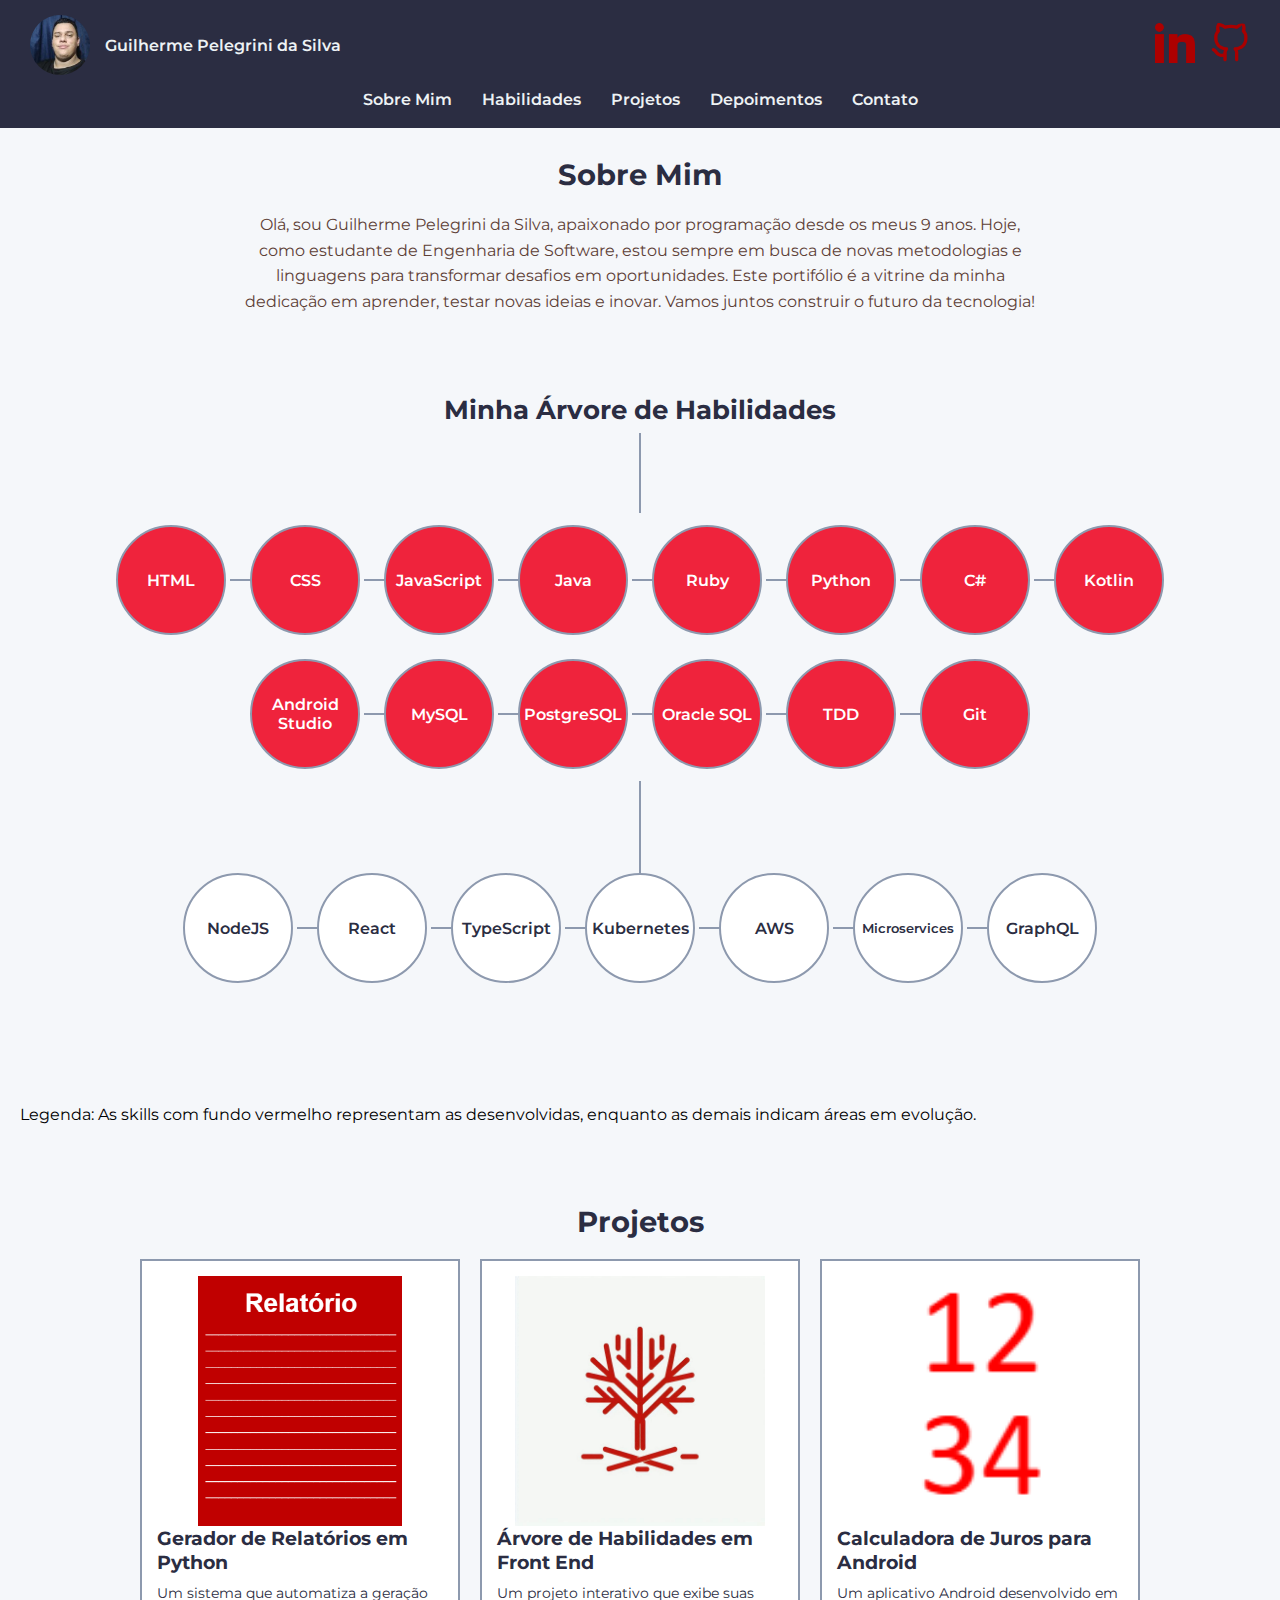
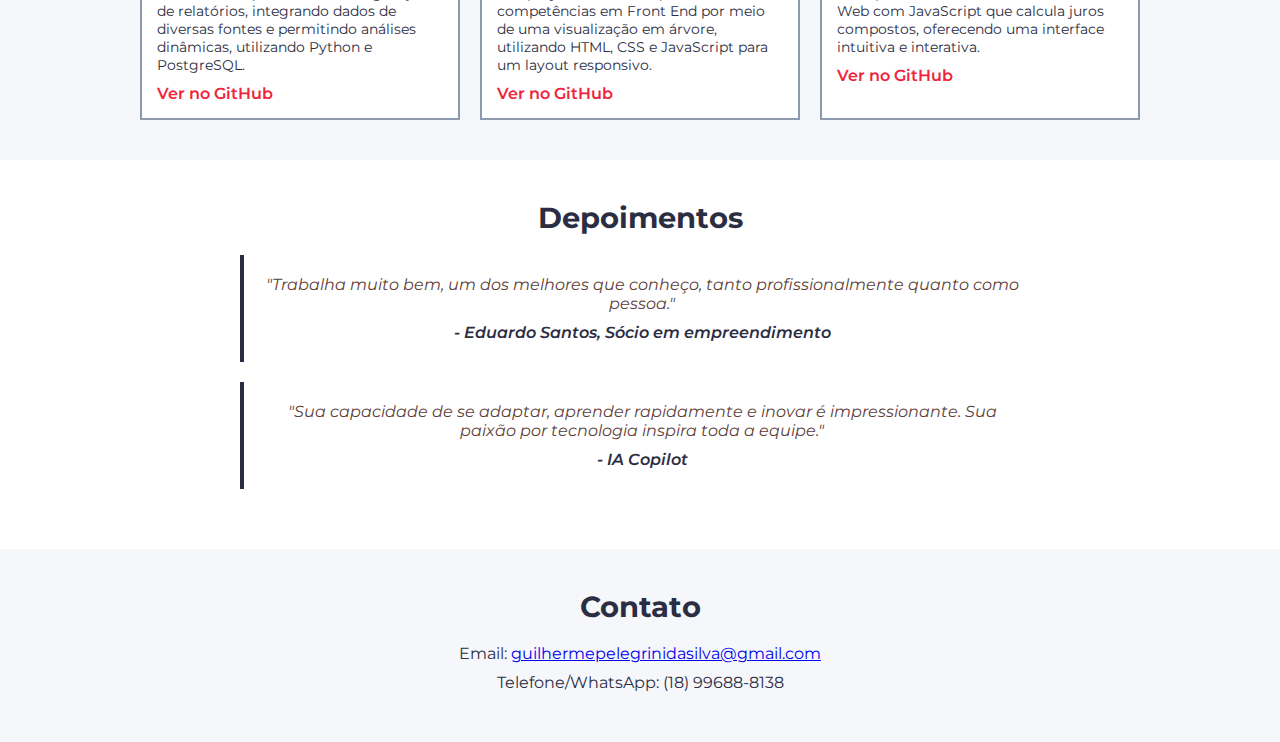
<file: arvoredehabilidades/index.html>
<!DOCTYPE html>
<html lang="en">
  <head>
    <meta charset="UTF-8" />
    <!-- Responsividade -->
    <meta name="viewport" content="width=device-width, initial-scale=1.0" />
    <title>Meu Portifólio</title>
    <!-- Link para o CSS externo -->
    <link rel="stylesheet" href="style.css" />
    <!-- Importa a fonte Montserrat do Google Fonts -->
    <link
      href="https://fonts.googleapis.com/css2?family=Montserrat:wght@400;600;700&display=swap"
      rel="stylesheet"
    />
  </head>
  <body>
    <!-- Cabeçalho: Top-header com foto, nome e redes sociais; barra de navegação fixa -->
    <header>
      <div class="top-header">
        <!-- Bloco esquerdo: foto e nome -->
        <div class="left">
          <img src="perfil-photo.jpg" id="photo" alt="Foto de Perfil" />
          <span class="name">Guilherme Pelegrini da Silva</span>
        </div>
        <!-- Bloco direito: links para redes sociais (LinkedIn e GitHub, por exemplo) -->
        <div class="right">
          <a href="https://www.linkedin.com/in/guilherme-pelegrini-da-silva-b77a042b5/">
            <img src="logo1.png" alt="LinkedIn" />
          </a>
          <a href="https://github.com/GuilhermePelegriniSilva">
            <img src="logo2.png" alt="GitHub" />
          </a>
        </div>
      </div>
      <!-- Barra de navegação fixa -->
      <nav>
        <ul>
          <li><a href="#sobre">Sobre Mim</a></li>
          <li><a href="#habilidades">Habilidades</a></li>
          <li><a href="#projetos">Projetos</a></li>
          <li><a href="#depoimentos">Depoimentos</a></li>
          <li><a href="#contato">Contato</a></li>
        </ul>
<br>
      </nav>
    </header>
<br><br><br>
    <!-- Seção: Sobre Mim -->
    <section id="sobre" class="sobre">
      <h2>Sobre Mim</h2>
      <p>
        Olá, sou Guilherme Pelegrini da Silva, apaixonado por programação desde os meus 9 anos. Hoje, como estudante de Engenharia de Software, estou sempre em busca de novas metodologias e linguagens para transformar desafios em oportunidades. Este portifólio é a vitrine da minha dedicação em aprender, testar novas ideias e inovar. Vamos juntos construir o futuro da tecnologia!
      </p>
    </section>

    <!-- Seção: Habilidades -->
    <section id="habilidades" class="habilidades">
      <h2 class="titulo-arvore">Minha Árvore de Habilidades</h2>
      <br><br><main class="arvore">
        <!-- Grupo de habilidades já desenvolvidas -->
        <div class="galho">
          <div class="skill active">HTML</div>
          <div class="skill active">CSS</div>
          <div class="skill active">JavaScript</div>
          <div class="skill active">Java</div>
          <div class="skill active">Ruby</div>
          <div class="skill active">Python</div>
          <div class="skill active">C#</div>
          <div class="skill active">Kotlin</div>
          <!-- Usando uma quebra de linha para centralizar "Android Studio" -->
          <div class="skill active">Android<br>Studio</div>
          <div class="skill active">MySQL</div>
          <div class="skill active">PostgreSQL</div>
          <div class="skill active">Oracle SQL</div>
          <div class="skill active">TDD</div>
          <div class="skill active">Git</div>
        </div>
        <!-- Grupo de habilidades em evolução/futuras -->
        <div class="galho future">
          <div class="skill">NodeJS</div>
          <div class="skill">React</div>
          <div class="skill">TypeScript</div>
          <div class="skill">Kubernetes</div>
          <div class="skill">AWS</div>
          <div class="skill">Microservices</div>
          <div class="skill">GraphQL</div>
        </div>
      </main>
      <!-- Legenda próxima à árvore de habilidades, centralizada e com fonte menor -->
      <div class="legenda">
        <p>
          Legenda: As skills com fundo vermelho representam as desenvolvidas, enquanto as demais indicam áreas em evolução.
        </p>
      </div>
    </section>

    <!-- Seção: Projetos -->
    <section id="projetos" class="projetos">
      <h2>Projetos</h2>
      <!-- Grid de projetos com imagens atualizadas conforme solicitado -->
      <div class="project-grid">
        <!-- Projeto 1: Gerador de Relatórios em Python -->
        <div class="project-card">
          <img src="relatoriopython.png" alt="Gerador de Relatórios em Python" />
          <h3>Gerador de Relatórios em Python</h3>
          <p>
            Um sistema que automatiza a geração de relatórios, integrando dados de diversas fontes e permitindo análises dinâmicas, utilizando Python e PostgreSQL.
          </p>
          <a href="https://github.com/GuilhermePelegriniSilva/MyRepository/blob/main/PythonUSP/relatoriopythonpdf.py" target="_blank">Ver no GitHub</a>
        </div>
        <!-- Projeto 2: Árvore de Habilidades em Front End -->
        <div class="project-card">
          <img src="fotoarvoredehabilidades.jpg" alt="Árvore de Habilidades em Front End" />
          <h3>Árvore de Habilidades em Front End</h3>
          <p>
            Um projeto interativo que exibe suas competências em Front End por meio de uma visualização em árvore, utilizando HTML, CSS e JavaScript para um layout responsivo.
          </p>
          <a href="https://github.com/GuilhermePelegriniSilva/MyRepository/blob/main/arvoredehabilidades/index.html" target="_blank">Ver no GitHub</a>
        </div>
        <!-- Projeto 3: Calculadora de Juros para Android -->
        <div class="project-card">
          <img src="imagemcalculadora.png" alt="Calculadora de Juros para Android" />
          <h3>Calculadora de Juros para Android</h3>
          <p>
            Um aplicativo Android desenvolvido em Web com JavaScript que calcula juros compostos, oferecendo uma interface intuitiva e interativa.
          </p>
          <a href="https://github.com/GuilhermePelegriniSilva/MyRepository/blob/main/calculadorajurosjs/indexcalculadoradejuros.html" target="_blank">Ver no GitHub</a>
        </div>
      </div>
    </section>

    <!-- Seção: Depoimentos -->
    <section id="depoimentos" class="depoimentos">
      <h2>Depoimentos</h2>
      <!-- Depoimento de Eduardo Santos -->
      <div class="testimonial">
        <p>
          "Trabalha muito bem, um dos melhores que conheço, tanto profissionalmente quanto como pessoa."
        </p>
        <span>- Eduardo Santos, Sócio em empreendimento</span>
      </div>
      <!-- Depoimento do Copilot (comentário genuíno da IA) -->
      <div class="testimonial">
        <p>
          "Sua capacidade de se adaptar, aprender rapidamente e inovar é impressionante. Sua paixão por tecnologia inspira toda a equipe."
        </p>
        <span>- IA Copilot</span>
      </div>
    </section>

    <!-- Seção: Contato -->
    <section id="contato" class="contato">
      <h2>Contato</h2>
      <p>Email: <a href="mailto:guilhermepelegrinidasilva@gmail.com">guilhermepelegrinidasilva@gmail.com</a></p>
      <p>Telefone/WhatsApp: (18) 99688-8138</p>
    </section>

    <!-- Script para detectar a primeira skill de cada linha e evitar conectores "avulsos" -->
    <script>
      document.addEventListener("DOMContentLoaded", function () {
        // Para cada grupo de skills (galho), detectar onde inicia uma nova linha
        document.querySelectorAll(".galho").forEach(function (galho) {
          let rows = [];
          let skills = Array.from(galho.querySelectorAll(".skill"));
          skills.forEach(function (skill) {
            let top = Math.round(skill.getBoundingClientRect().top);
            if (rows.length === 0 || Math.abs(top - rows[rows.length - 1]) > 5) {
              rows.push(top);
              skill.classList.add("first-in-row");
            }
          });
        });
      });
    </script>
  </body>
</html>
</file>
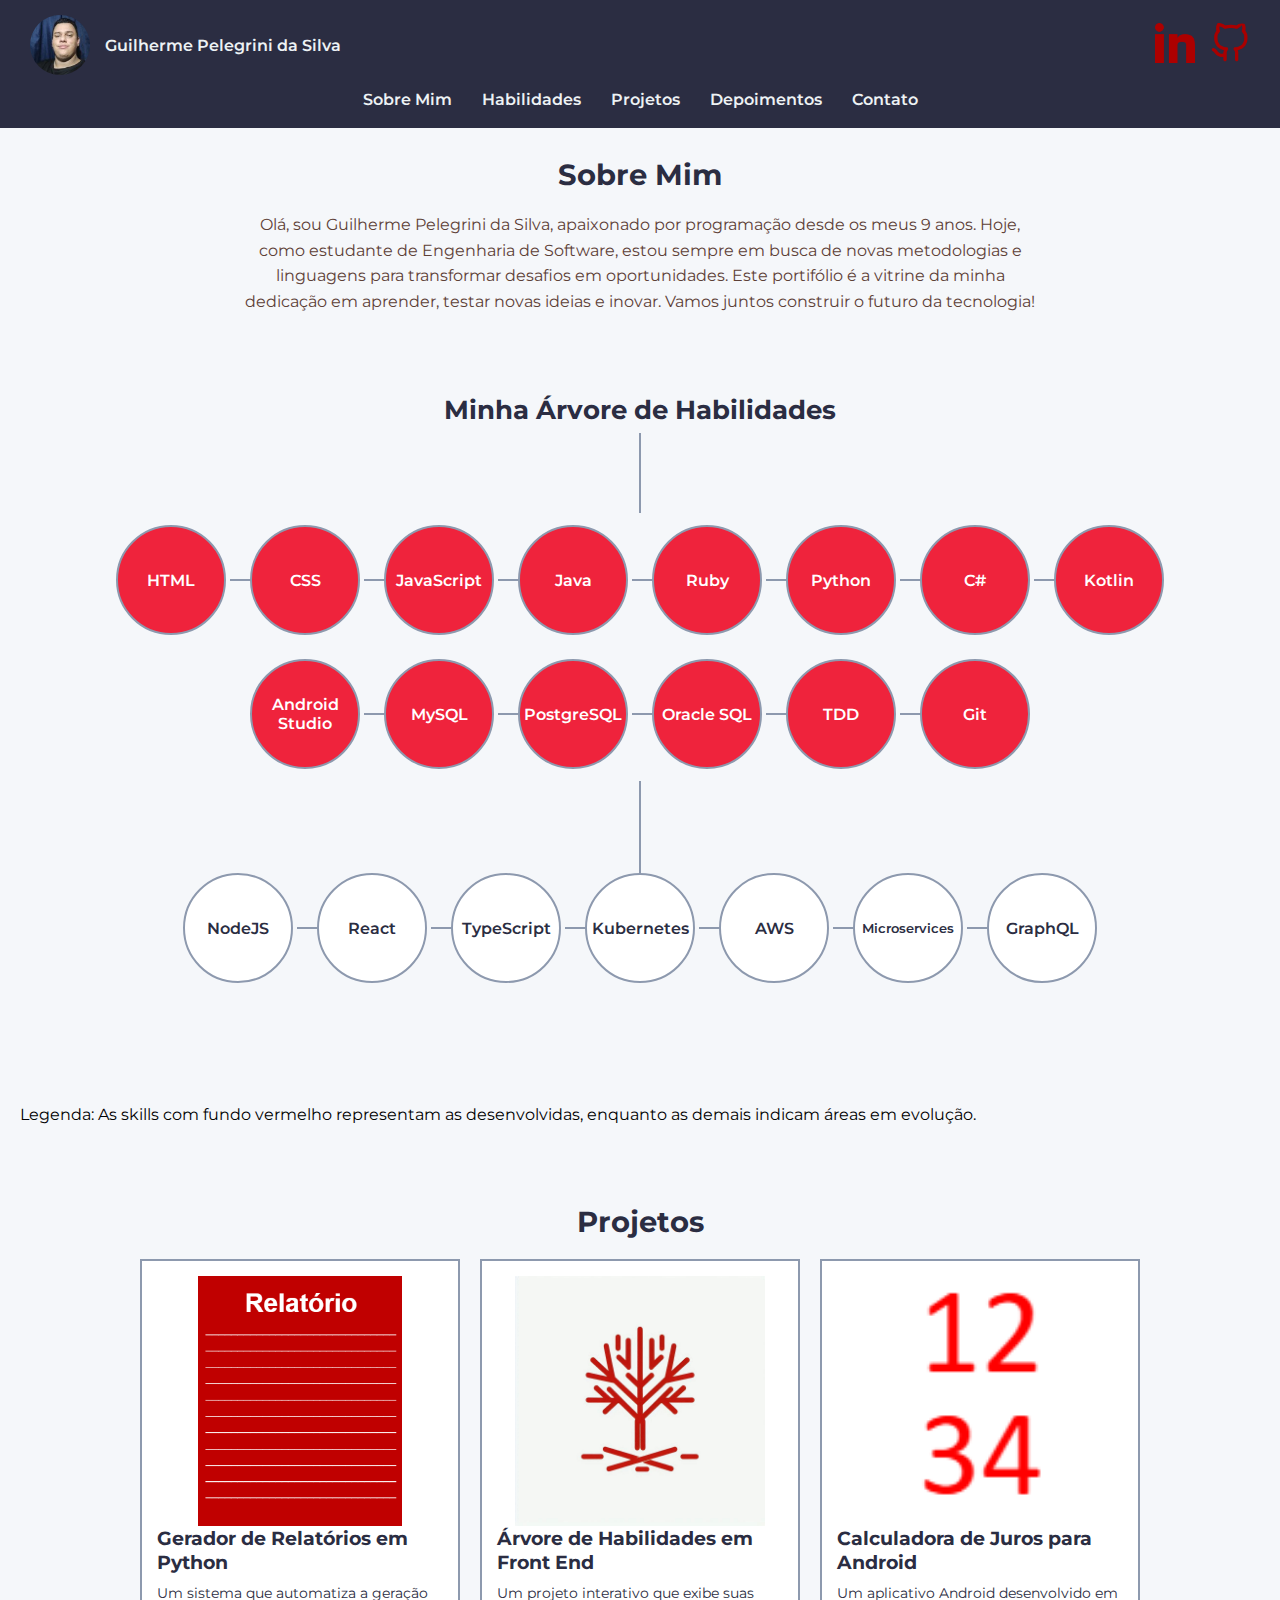
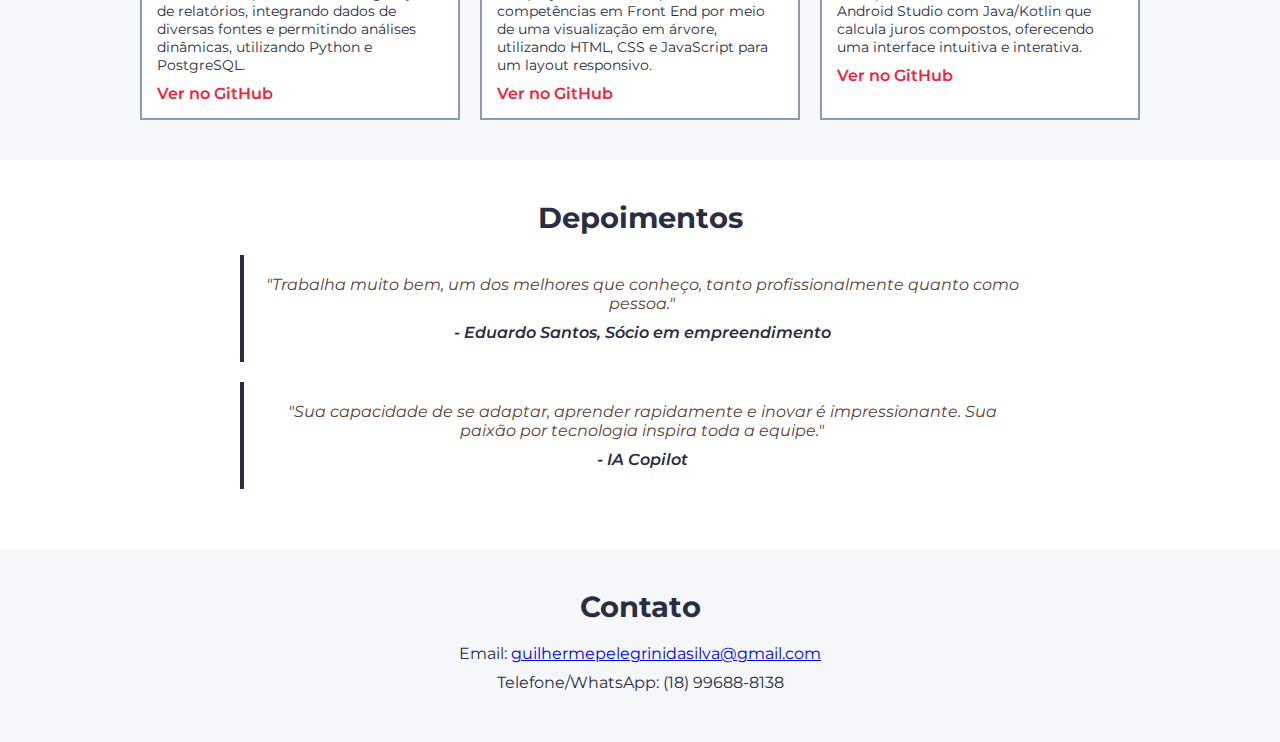
<file: portifolio/index.html>
<!DOCTYPE html>
<html lang="en">
  <head>
    <meta charset="UTF-8" />
    <!-- Responsividade -->
    <meta name="viewport" content="width=device-width, initial-scale=1.0" />
    <title>Meu Portifólio</title>
    <!-- Link para o CSS externo -->
    <link rel="stylesheet" href="style.css" />
    <!-- Importa a fonte Montserrat do Google Fonts -->
    <link
      href="https://fonts.googleapis.com/css2?family=Montserrat:wght@400;600;700&display=swap"
      rel="stylesheet"
    />
  </head>
  <body>
    <!-- Cabeçalho: Top-header com foto, nome e redes sociais; barra de navegação fixa -->
    <header>
      <div class="top-header">
        <!-- Bloco esquerdo: foto e nome -->
        <div class="left">
          <img src="perfil-photo.jpg" id="photo" alt="Foto de Perfil" />
          <span class="name">Guilherme Pelegrini da Silva</span>
        </div>
        <!-- Bloco direito: links para redes sociais (LinkedIn e GitHub, por exemplo) -->
        <div class="right">
          <a href="https://www.linkedin.com/in/guilherme-pelegrini-da-silva-b77a042b5/">
            <img src="logo1.png" alt="LinkedIn" />
          </a>
          <a href="https://github.com/GuilhermePelegriniSilva">
            <img src="logo2.png" alt="GitHub" />
          </a>
        </div>
      </div>
      <!-- Barra de navegação fixa -->
      <nav>
        <ul>
          <li><a href="#sobre">Sobre Mim</a></li>
          <li><a href="#habilidades">Habilidades</a></li>
          <li><a href="#projetos">Projetos</a></li>
          <li><a href="#depoimentos">Depoimentos</a></li>
          <li><a href="#contato">Contato</a></li>
        </ul>
<br>
      </nav>
    </header>
<br><br><br>
    <!-- Seção: Sobre Mim -->
    <section id="sobre" class="sobre">
      <h2>Sobre Mim</h2>
      <p>
        Olá, sou Guilherme Pelegrini da Silva, apaixonado por programação desde os meus 9 anos. Hoje, como estudante de Engenharia de Software, estou sempre em busca de novas metodologias e linguagens para transformar desafios em oportunidades. Este portifólio é a vitrine da minha dedicação em aprender, testar novas ideias e inovar. Vamos juntos construir o futuro da tecnologia!
      </p>
    </section>

    <!-- Seção: Habilidades -->
    <section id="habilidades" class="habilidades">
      <h2 class="titulo-arvore">Minha Árvore de Habilidades</h2>
      <br><br><main class="arvore">
        <!-- Grupo de habilidades já desenvolvidas -->
        <div class="galho">
          <div class="skill active">HTML</div>
          <div class="skill active">CSS</div>
          <div class="skill active">JavaScript</div>
          <div class="skill active">Java</div>
          <div class="skill active">Ruby</div>
          <div class="skill active">Python</div>
          <div class="skill active">C#</div>
          <div class="skill active">Kotlin</div>
          <!-- Usando uma quebra de linha para centralizar "Android Studio" -->
          <div class="skill active">Android<br>Studio</div>
          <div class="skill active">MySQL</div>
          <div class="skill active">PostgreSQL</div>
          <div class="skill active">Oracle SQL</div>
          <div class="skill active">TDD</div>
          <div class="skill active">Git</div>
        </div>
        <!-- Grupo de habilidades em evolução/futuras -->
        <div class="galho future">
          <div class="skill">NodeJS</div>
          <div class="skill">React</div>
          <div class="skill">TypeScript</div>
          <div class="skill">Kubernetes</div>
          <div class="skill">AWS</div>
          <div class="skill">Microservices</div>
          <div class="skill">GraphQL</div>
        </div>
      </main>
      <!-- Legenda próxima à árvore de habilidades, centralizada e com fonte menor -->
      <div class="legenda">
        <p>
          Legenda: As skills com fundo vermelho representam as desenvolvidas, enquanto as demais indicam áreas em evolução.
        </p>
      </div>
    </section>

    <!-- Seção: Projetos -->
    <section id="projetos" class="projetos">
      <h2>Projetos</h2>
      <!-- Grid de projetos com imagens atualizadas conforme solicitado -->
      <div class="project-grid">
        <!-- Projeto 1: Gerador de Relatórios em Python -->
        <div class="project-card">
          <img src="relatoriopython.png" alt="Gerador de Relatórios em Python" />
          <h3>Gerador de Relatórios em Python</h3>
          <p>
            Um sistema que automatiza a geração de relatórios, integrando dados de diversas fontes e permitindo análises dinâmicas, utilizando Python e PostgreSQL.
          </p>
          <a href="https://github.com/seuusuario/gerador-relatorios" target="_blank">Ver no GitHub</a>
        </div>
        <!-- Projeto 2: Árvore de Habilidades em Front End -->
        <div class="project-card">
          <img src="fotoarvoredehabilidades.jpg" alt="Árvore de Habilidades em Front End" />
          <h3>Árvore de Habilidades em Front End</h3>
          <p>
            Um projeto interativo que exibe suas competências em Front End por meio de uma visualização em árvore, utilizando HTML, CSS e JavaScript para um layout responsivo.
          </p>
          <a href="https://github.com/seuusuario/arvore-front-end" target="_blank">Ver no GitHub</a>
        </div>
        <!-- Projeto 3: Calculadora de Juros para Android -->
        <div class="project-card">
          <img src="imagemcalculadora.png" alt="Calculadora de Juros para Android" />
          <h3>Calculadora de Juros para Android</h3>
          <p>
            Um aplicativo Android desenvolvido em Android Studio com Java/Kotlin que calcula juros compostos, oferecendo uma interface intuitiva e interativa.
          </p>
          <a href="https://github.com/seuusuario/calculadora-juros" target="_blank">Ver no GitHub</a>
        </div>
      </div>
    </section>

    <!-- Seção: Depoimentos -->
    <section id="depoimentos" class="depoimentos">
      <h2>Depoimentos</h2>
      <!-- Depoimento de Eduardo Santos -->
      <div class="testimonial">
        <p>
          "Trabalha muito bem, um dos melhores que conheço, tanto profissionalmente quanto como pessoa."
        </p>
        <span>- Eduardo Santos, Sócio em empreendimento</span>
      </div>
      <!-- Depoimento do Copilot (comentário genuíno da IA) -->
      <div class="testimonial">
        <p>
          "Sua capacidade de se adaptar, aprender rapidamente e inovar é impressionante. Sua paixão por tecnologia inspira toda a equipe."
        </p>
        <span>- IA Copilot</span>
      </div>
    </section>

    <!-- Seção: Contato -->
    <section id="contato" class="contato">
      <h2>Contato</h2>
      <p>Email: <a href="mailto:guilhermepelegrinidasilva@gmail.com">guilhermepelegrinidasilva@gmail.com</a></p>
      <p>Telefone/WhatsApp: (18) 99688-8138</p>
    </section>

    <!-- Script para detectar a primeira skill de cada linha e evitar conectores "avulsos" -->
    <script>
      document.addEventListener("DOMContentLoaded", function () {
        // Para cada grupo de skills (galho), detectar onde inicia uma nova linha
        document.querySelectorAll(".galho").forEach(function (galho) {
          let rows = [];
          let skills = Array.from(galho.querySelectorAll(".skill"));
          skills.forEach(function (skill) {
            let top = Math.round(skill.getBoundingClientRect().top);
            if (rows.length === 0 || Math.abs(top - rows[rows.length - 1]) > 5) {
              rows.push(top);
              skill.classList.add("first-in-row");
            }
          });
        });
      });
    </script>
  </body>
</html>
</file>
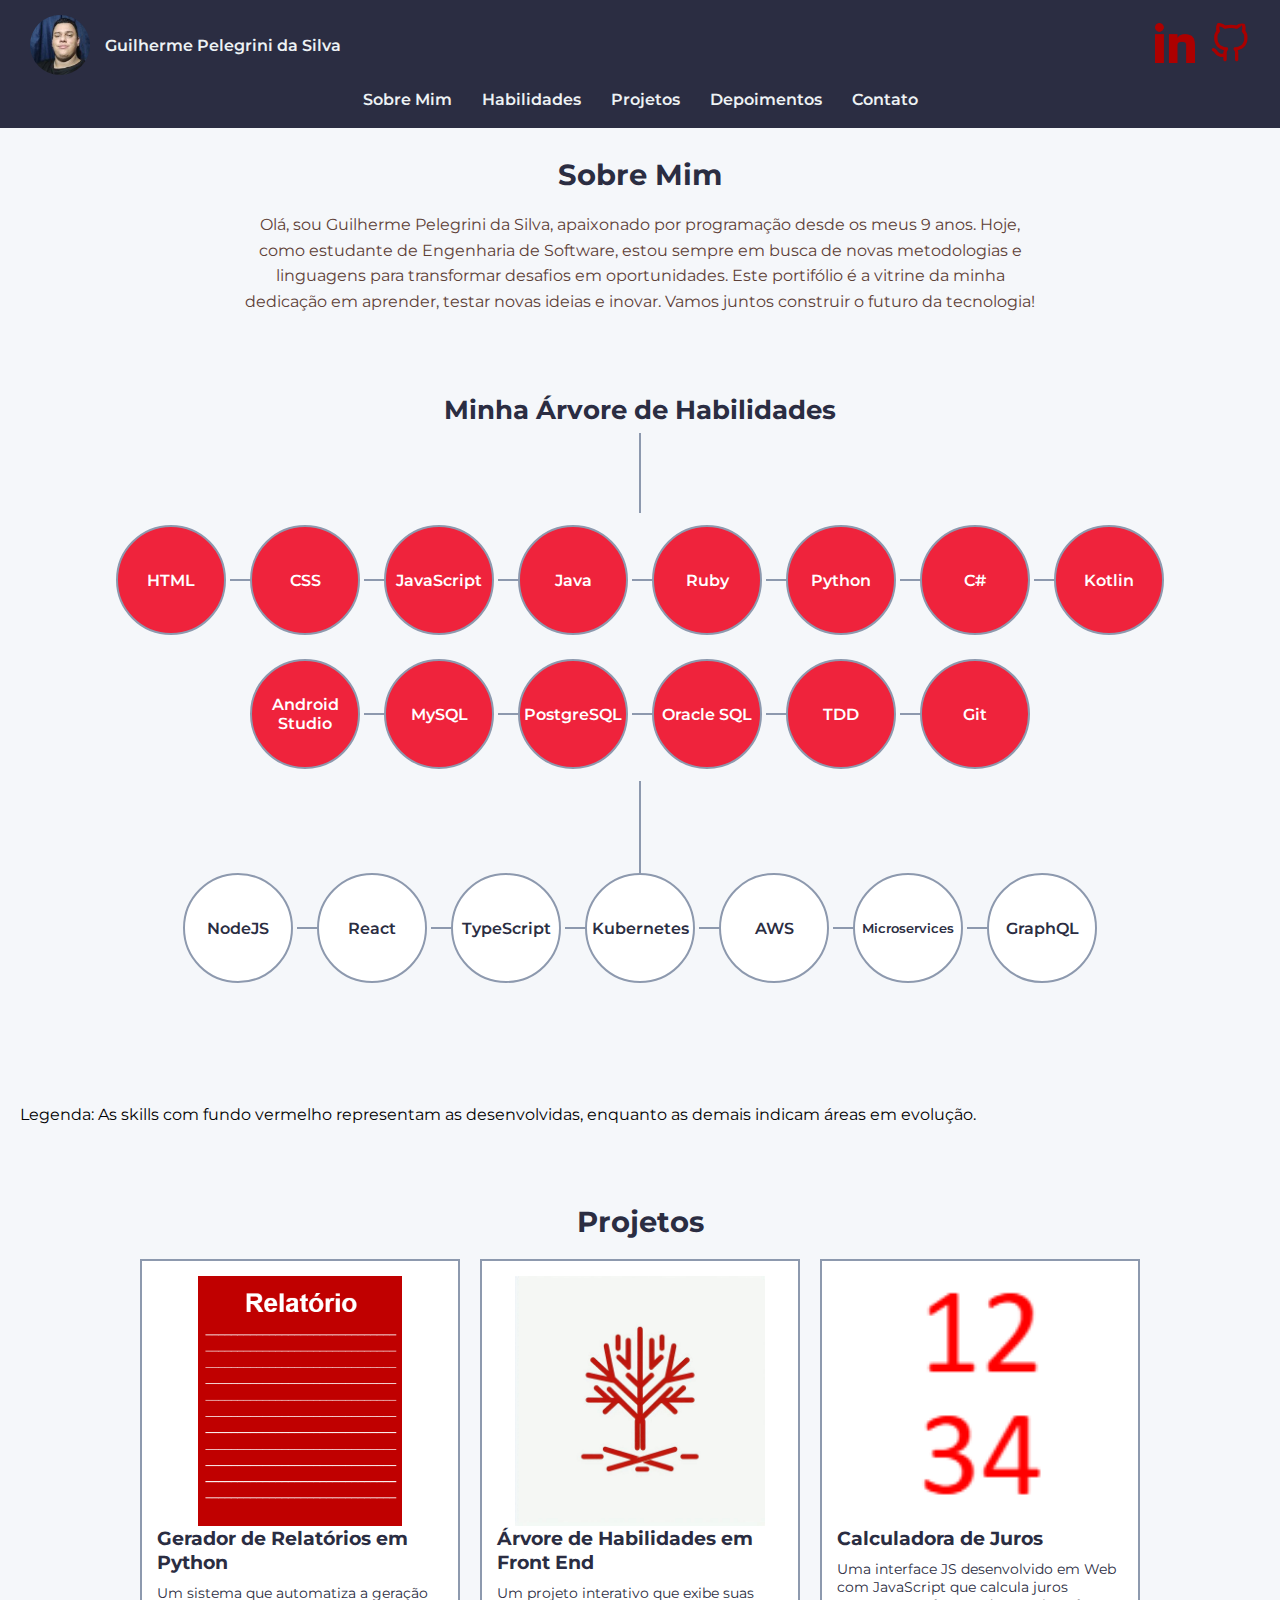
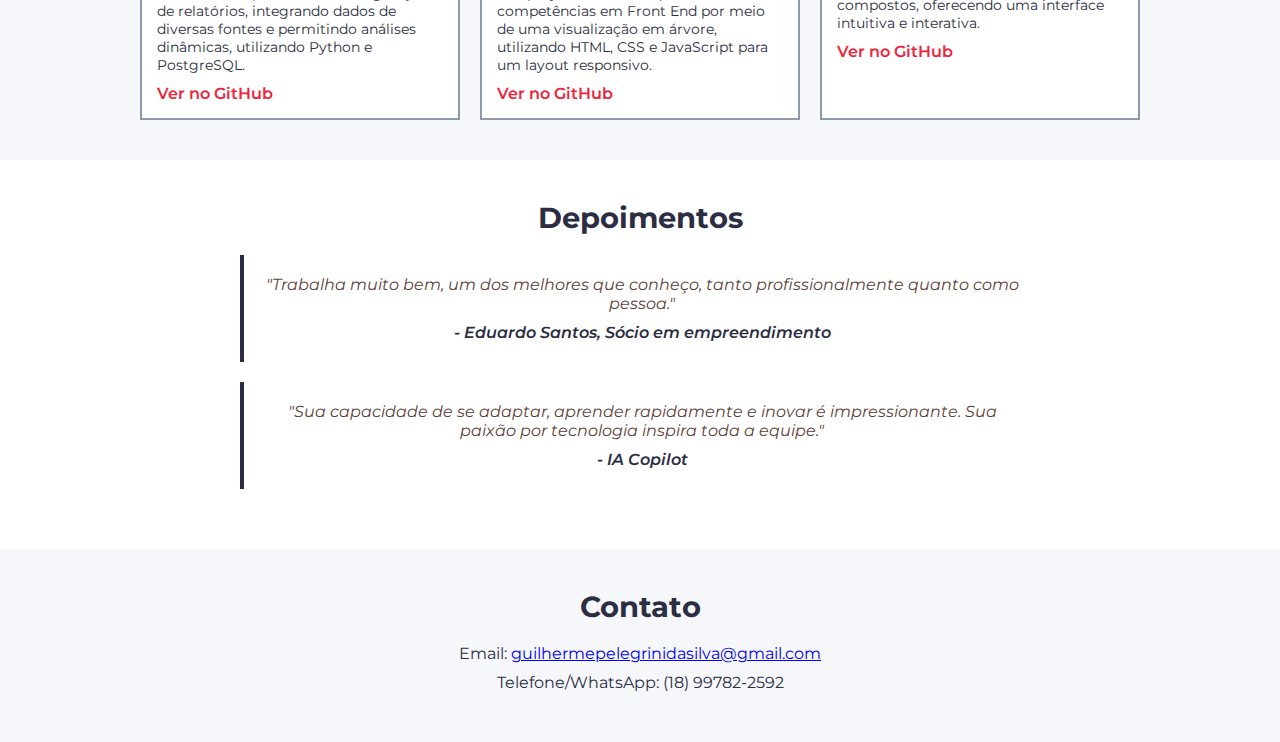
<file: projects/arvoredehabilidades/index.html>
<!DOCTYPE html>
<html lang="en">
  <head>
    <meta charset="UTF-8" />
    <!-- Responsividade -->
    <meta name="viewport" content="width=device-width, initial-scale=1.0" />
    <title>Meu Portifólio</title>
    <!-- Link para o CSS externo -->
    <link rel="stylesheet" href="style.css" />
    <!-- Importa a fonte Montserrat do Google Fonts -->
    <link
      href="https://fonts.googleapis.com/css2?family=Montserrat:wght@400;600;700&display=swap"
      rel="stylesheet"
    />
  </head>
  <body>
    <!-- Cabeçalho: Top-header com foto, nome e redes sociais; barra de navegação fixa -->
    <header>
      <div class="top-header">
        <!-- Bloco esquerdo: foto e nome -->
        <div class="left">
          <img src="perfil-photo.jpg" id="photo" alt="Foto de Perfil" />
          <span class="name">Guilherme Pelegrini da Silva</span>
        </div>
        <!-- Bloco direito: links para redes sociais (LinkedIn e GitHub, por exemplo) -->
        <div class="right">
          <a href="https://www.linkedin.com/in/guilherme-pelegrini-da-silva-b77a042b5/">
            <img src="logo1.png" alt="LinkedIn" />
          </a>
          <a href="https://github.com/GuilhermePelegriniSilva">
            <img src="logo2.png" alt="GitHub" />
          </a>
        </div>
      </div>
      <!-- Barra de navegação fixa -->
      <nav>
        <ul>
          <li><a href="#sobre">Sobre Mim</a></li>
          <li><a href="#habilidades">Habilidades</a></li>
          <li><a href="#projetos">Projetos</a></li>
          <li><a href="#depoimentos">Depoimentos</a></li>
          <li><a href="#contato">Contato</a></li>
        </ul>
<br>
      </nav>
    </header>
<br><br><br>
    <!-- Seção: Sobre Mim -->
    <section id="sobre" class="sobre">
      <h2>Sobre Mim</h2>
      <p>
        Olá, sou Guilherme Pelegrini da Silva, apaixonado por programação desde os meus 9 anos. Hoje, como estudante de Engenharia de Software, estou sempre em busca de novas metodologias e linguagens para transformar desafios em oportunidades. Este portifólio é a vitrine da minha dedicação em aprender, testar novas ideias e inovar. Vamos juntos construir o futuro da tecnologia!
      </p>
    </section>

    <!-- Seção: Habilidades -->
    <section id="habilidades" class="habilidades">
      <h2 class="titulo-arvore">Minha Árvore de Habilidades</h2>
      <br><br><main class="arvore">
        <!-- Grupo de habilidades já desenvolvidas -->
        <div class="galho">
          <div class="skill active">HTML</div>
          <div class="skill active">CSS</div>
          <div class="skill active">JavaScript</div>
          <div class="skill active">Java</div>
          <div class="skill active">Ruby</div>
          <div class="skill active">Python</div>
          <div class="skill active">C#</div>
          <div class="skill active">Kotlin</div>
          <!-- Usando uma quebra de linha para centralizar "Android Studio" -->
          <div class="skill active">Android<br>Studio</div>
          <div class="skill active">MySQL</div>
          <div class="skill active">PostgreSQL</div>
          <div class="skill active">Oracle SQL</div>
          <div class="skill active">TDD</div>
          <div class="skill active">Git</div>
        </div>
        <!-- Grupo de habilidades em evolução/futuras -->
        <div class="galho future">
          <div class="skill">NodeJS</div>
          <div class="skill">React</div>
          <div class="skill">TypeScript</div>
          <div class="skill">Kubernetes</div>
          <div class="skill">AWS</div>
          <div class="skill">Microservices</div>
          <div class="skill">GraphQL</div>
        </div>
      </main>
      <!-- Legenda próxima à árvore de habilidades, centralizada e com fonte menor -->
      <div class="legenda">
        <p>
          Legenda: As skills com fundo vermelho representam as desenvolvidas, enquanto as demais indicam áreas em evolução.
        </p>
      </div>
    </section>

    <!-- Seção: Projetos -->
    <section id="projetos" class="projetos">
      <h2>Projetos</h2>
      <!-- Grid de projetos com imagens atualizadas conforme solicitado -->
      <div class="project-grid">
        <!-- Projeto 1: Gerador de Relatórios em Python -->
        <div class="project-card">
          <img src="relatoriopython.png" alt="Gerador de Relatórios em Python" />
          <h3>Gerador de Relatórios em Python</h3>
          <p>
            Um sistema que automatiza a geração de relatórios, integrando dados de diversas fontes e permitindo análises dinâmicas, utilizando Python e PostgreSQL.
          </p>
          <a href="https://github.com/GuilhermePelegriniSilva/MyRepository/blob/main/courses/relatoriopythonpdf.py" target="_blank">Ver no GitHub</a>
        </div>
        <!-- Projeto 2: Árvore de Habilidades em Front End -->
        <div class="project-card">
          <img src="fotoarvoredehabilidades.jpg" alt="Árvore de Habilidades em Front End" />
          <h3>Árvore de Habilidades em Front End</h3>
          <p>
            Um projeto interativo que exibe suas competências em Front End por meio de uma visualização em árvore, utilizando HTML, CSS e JavaScript para um layout responsivo.
          </p>
          <a href="https://github.com/GuilhermePelegriniSilva/MyRepository/blob/main/projects/arvoredehabilidades/index.html" target="_blank">Ver no GitHub</a>
        </div>
        <!-- Projeto 3: Calculadora de Juros para Android -->
        <div class="project-card">
          <img src="imagemcalculadora.png" alt="Calculadora de Juros para Android" />
          <h3>Calculadora de Juros</h3>
          <p>
            Uma interface JS desenvolvido em Web com JavaScript que calcula juros compostos, oferecendo uma interface intuitiva e interativa.
          </p>
          <a href="https://github.com/GuilhermePelegriniSilva/MyRepository/blob/main/projects/calculadorajurosjs/indexcalculadoradejuros.html" target="_blank">Ver no GitHub</a>
        </div>
      </div>
    </section>

    <!-- Seção: Depoimentos -->
    <section id="depoimentos" class="depoimentos">
      <h2>Depoimentos</h2>
      <!-- Depoimento de Eduardo Santos -->
      <div class="testimonial">
        <p>
          "Trabalha muito bem, um dos melhores que conheço, tanto profissionalmente quanto como pessoa."
        </p>
        <span>- Eduardo Santos, Sócio em empreendimento</span>
      </div>
      <!-- Depoimento do Copilot (comentário genuíno da IA) -->
      <div class="testimonial">
        <p>
          "Sua capacidade de se adaptar, aprender rapidamente e inovar é impressionante. Sua paixão por tecnologia inspira toda a equipe."
        </p>
        <span>- IA Copilot</span>
      </div>
    </section>

    <!-- Seção: Contato -->
    <section id="contato" class="contato">
      <h2>Contato</h2>
      <p>Email: <a href="mailto:guilhermepelegrinidasilva@gmail.com">guilhermepelegrinidasilva@gmail.com</a></p>
      <p>Telefone/WhatsApp: (18) 99782-2592</p>
    </section>

    <!-- Script para detectar a primeira skill de cada linha e evitar conectores "avulsos" -->
    <script>
      document.addEventListener("DOMContentLoaded", function () {
        // Para cada grupo de skills (galho), detectar onde inicia uma nova linha
        document.querySelectorAll(".galho").forEach(function (galho) {
          let rows = [];
          let skills = Array.from(galho.querySelectorAll(".skill"));
          skills.forEach(function (skill) {
            let top = Math.round(skill.getBoundingClientRect().top);
            if (rows.length === 0 || Math.abs(top - rows[rows.length - 1]) > 5) {
              rows.push(top);
              skill.classList.add("first-in-row");
            }
          });
        });
      });
    </script>
  </body>
</html>
</file>
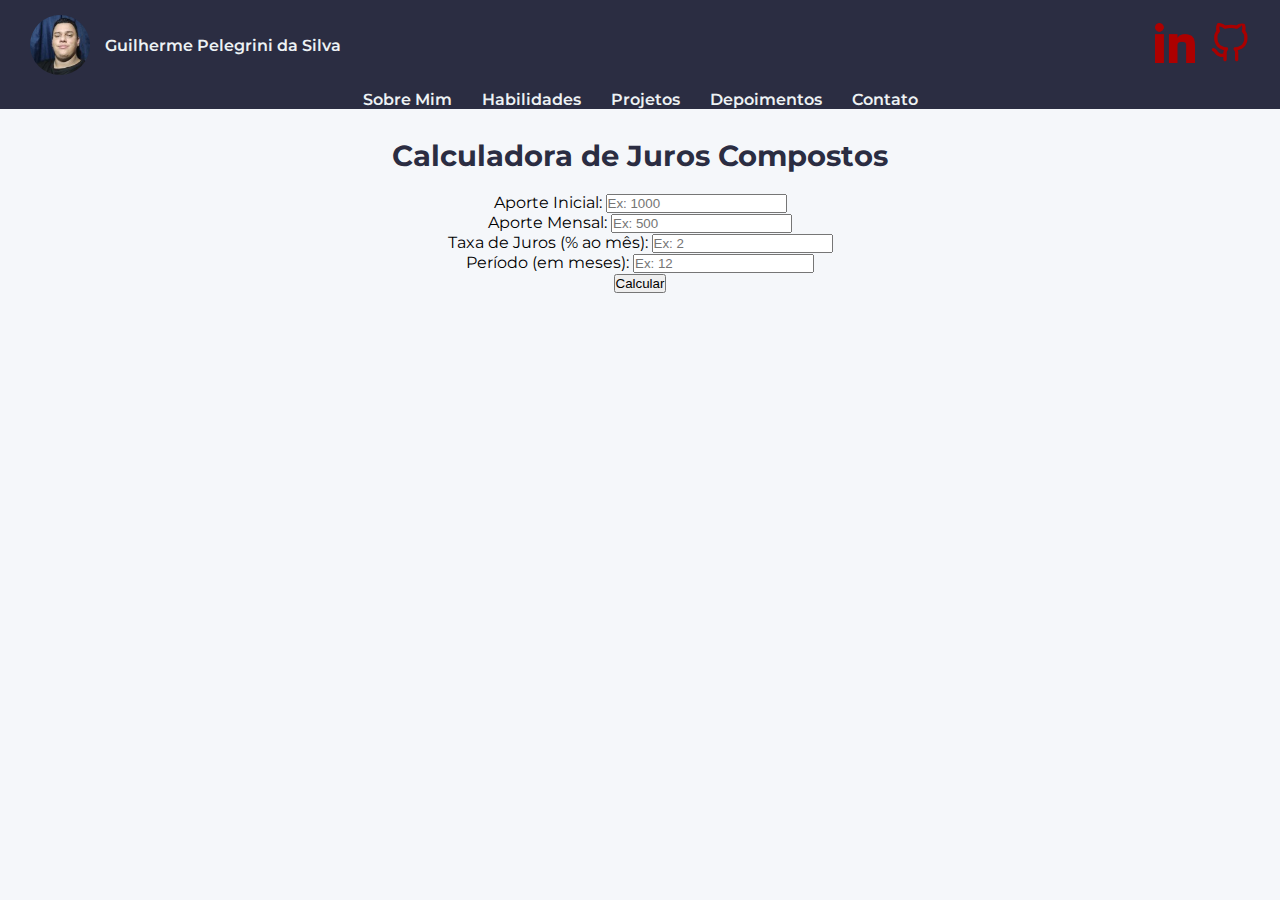
<file: calculadorajurosjs/indexcalculadoradejuros.html>
<!DOCTYPE html>
<html lang="en">
  <head>
    <meta charset="UTF-8" />
    <meta name="viewport" content="width=device-width, initial-scale=1.0" />
    <title>Calculadora de Juros</title>
    <link rel="stylesheet" href="style.css" />
    <link
      href="https://fonts.googleapis.com/css2?family=Montserrat:wght@400;600;700&display=swap"
      rel="stylesheet"
    />
  </head>
  <body>
    <header>
      <div class="top-header">
        <div class="left">
          <img src="perfil-photo.jpg" id="photo" alt="Foto de Perfil" />
          <span class="name">Guilherme Pelegrini da Silva</span>
        </div>
        <div class="right">
          <a href="https://www.linkedin.com/in/guilherme-pelegrini-da-silva-b77a042b5/">
            <img src="logo1.png" alt="LinkedIn" />
          </a>
          <a href="https://github.com/GuilhermePelegriniSilva">
            <img src="logo2.png" alt="GitHub" />
          </a>
        </div>
      </div>
      <nav>
        <ul>
          <li><a href="#sobre">Sobre Mim</a></li>
          <li><a href="#habilidades">Habilidades</a></li>
          <li><a href="#projetos">Projetos</a></li>
          <li><a href="#depoimentos">Depoimentos</a></li>
          <li><a href="#contato">Contato</a></li>
        </ul>
      </nav>
    </header>

    <main class="calculadora">
      <section id="calculadora" class="sobre">
        <br><br><h2>Calculadora de Juros Compostos</h2>
        <form id="calc-form">
          <label>
            Aporte Inicial:
            <input type="number" id="aporteInicial" placeholder="Ex: 1000" />
          </label><br />
          <label>
            Aporte Mensal:
            <input type="number" id="aporteMensal" placeholder="Ex: 500" />
          </label><br />
          <label>
            Taxa de Juros (% ao mês):
            <input type="number" id="taxaJuros" placeholder="Ex: 2" />
          </label><br />
          <label>
            Período (em meses):
            <input type="number" id="meses" placeholder="Ex: 12" />
          </label><br />
          <button type="button" onclick="calcular()">Calcular</button>
        </form>
        <h3 id="resultado"></h3>
      </section>
    </main>

    <script>
      function calcular() {
        const aporteInicial = parseFloat(document.getElementById("aporteInicial").value) || 0;
        const aporteMensal = parseFloat(document.getElementById("aporteMensal").value) || 0;
        const taxaJuros = parseFloat(document.getElementById("taxaJuros").value) || 0;
        const meses = parseInt(document.getElementById("meses").value) || 0;

        let saldo = aporteInicial;

        for (let i = 0; i < meses; i++) {
          saldo += aporteMensal;
          saldo *= 1 + taxaJuros / 100;
        }

        document.getElementById("resultado").innerText = `Valor Final: R$ ${saldo.toFixed(2)}`;
      }
    </script>
  </body>
</html>
</file>
<file: arvoredehabilidades/style.css>
/* =============================================================================
   RESET E CONFIGURAÇÃO GERAL
   ============================================================================= */
* {
  margin: 0;
  padding: 0;
  box-sizing: border-box;
}

html, body {
  width: 100%;
  height: 100%;
  background-color: #F5F7FA; /* Fundo bem claro */
  font-family: 'Montserrat', sans-serif;
}

/* =============================================================================
   VARIÁVEIS DE COR E ESTILO
   ============================================================================= */
:root {
  --bg-color: #F5F7FA;
  --header-bg: #2B2D42;         /* Azul marinho escuro */
  --header-text: #EDF2F4;       /* Texto claro para o cabeçalho */
  --skill-default-bg: #FFFFFF;  /* Fundo branco para os círculos de skill */
  --skill-border: #8D99AE;      /* Borda azul acinzentada */
  --skill-default-text: #2B2D42;
  --skill-active-bg: #EF233C;   /* Vermelho marcante para skills ativas */
  --skill-active-text: #FFFFFF;
  --skill-hover-bg: #D90429;    /* Hover: vermelho um pouco mais intenso */
  --connector: #8D99AE;         /* Cor dos conectores */
  --beige-strong: #D2B48C;      /* Bege forte (tan) */
  --intro-text-color: #5D4037;  /* Marrom escuro para o texto introdutório */
}

/* =============================================================================
   CABEÇALHO E NAVEGAÇÃO
   ============================================================================= */
/* Cabeçalho fixo dividido em top-header e barra de navegação */
header {
  width: 100%;
  background-color: var(--header-bg);
  color: var(--header-text);
  position: fixed;
  top: 0;
  z-index: 1000;
}

/* Bloco superior do cabeçalho: foto, nome e redes sociais */
.top-header {
  display: flex;
  align-items: center;
  justify-content: space-between;
  padding: 15px 30px;
}

.left {
  display: flex;
  align-items: center;
}

#photo {
  width: 60px;
  height: 60px;
  border-radius: 50%;
  object-fit: cover;
  margin-right: 15px;
}

.name {
  font-size: 1em;
  font-weight: 600;
}

/* Bloco de redes sociais */
.right {
  display: flex;
  align-items: center;
}

.right a {
  margin-left: 15px;
}

.right img {
  width: 40px;
  height: 40px;
}

/* Barra de navegação */
nav {
  background-color: var(--header-bg);
}

nav ul {
  display: flex;
  justify-content: center;
  list-style: none;
}

nav ul li {
  margin: 0 15px;
}

nav ul li a {
  text-decoration: none;
  color: var(--header-text);
  font-weight: 600;
  transition: color 0.3s;
}

nav ul li a:hover {
  color: var(--skill-active-bg);
}

/* =============================================================================
   SEÇÕES: SOBRE, HABILIDADES, PROJETOS, DEPOIMENTOS, CONTATO
   ============================================================================= */
/* Seção Sobre Mim */
.sobre {
  padding: 100px 20px 40px;
  text-align: center;
  background-color: var(--bg-color);
}

.sobre h2 {
  font-size: 1.8em;
  margin-bottom: 20px;
  color: var(--header-bg);
}

.sobre p {
  font-size: 1em;
  color: var(--intro-text-color);
  max-width: 800px;
  margin: 0 auto;
  line-height: 1.6;
}

/* Seção Habilidades */
.habilidades {
  padding: 40px 20px;
}

.titulo-arvore {
  text-align: center;
  font-size: 1.6em;
  margin-bottom: 20px;
  color: var(--header-bg);
}

/* =============================================================================
   ÁRVORE DE HABILIDADES (GRUPOS DE SKILLS)
   ============================================================================= */
main.arvore {
  width: 100%;
  padding: 30px;
}

.arvore {
  display: flex;
  flex-direction: column;
  align-items: center;
  position: relative;
}

/* Cada grupo (galho) de skills */
.galho {
  display: flex;
  flex-wrap: wrap;
  justify-content: center;
  align-items: center;
  margin-bottom: 80px;
  position: relative;
  z-index: 0;
}

/* Conector vertical entre grupos de skills */
.galho::before {
  content: "";
  position: absolute;
  width: 2px;
  height: 80px;
  background-color: var(--connector);
  top: -80px;
  left: 50%;
  transform: translateX(-50%);
  z-index: -2;
}

.galho.future::before {
  height: 140px;
}

/* =============================================================================
   SKILLS (CÍRCULOS)
   ============================================================================= */
.skill {
  width: 110px;
  height: 110px;
  border-radius: 50%;
  background-color: var(--skill-default-bg);
  color: var(--skill-default-text);
  display: flex;
  justify-content: center;
  align-items: center;
  text-align: center;
  font-size: 1em;
  font-weight: 600;
  margin: 12px;
  position: relative;
  cursor: pointer;
  transition: transform 0.3s, background-color 0.3s;
  z-index: 1;
  border: 2px solid var(--skill-border);
}

/* Exemplo: reduz a fonte para "Microservices" (6º item do grupo future) */
.galho.future .skill:nth-child(6) {
  font-size: 0.8em;
}

/* Conector horizontal entre skills */
.skill + .skill::before {
  content: "";
  position: absolute;
  top: 50%;
  left: -22px;
  width: 22px;
  height: 2px;
  background-color: var(--connector);
  transform: translateY(-50%);
  z-index: -1;
}

/* Esconde o conector para a primeira skill de cada linha, detectada via script */
.skill.first-in-row::before {
  display: none;
}

.skill:hover {
  transform: scale(1.2);
  background-color: var(--skill-hover-bg);
  color: var(--skill-active-text);
}

.skill.active {
  background-color: var(--skill-active-bg);
  color: var(--skill-active-text);
}

/* =============================================================================
   PROJETOS
   ============================================================================= */
.projetos {
  padding: 40px 20px;
  background-color: var(--bg-color);
  text-align: center;
}

.projetos h2 {
  font-size: 1.8em;
  margin-bottom: 20px;
  color: var(--header-bg);
}

/* Grid de projetos */
.project-grid {
  display: grid;
  grid-template-columns: repeat(auto-fit, minmax(250px, 1fr));
  gap: 20px;
  max-width: 1000px;
  margin: 0 auto;
}

/* Cartão de projeto */
.project-card {
  background-color: #FFFFFF;
  border: 2px solid var(--skill-border);
  padding: 15px;
  text-align: left;
  transition: transform 0.3s;
}

.project-card:hover {
  transform: scale(1.03);
}

.project-card img {
  width: 100%;
  height: auto;
  margin-bottom: 10px;
}

.project-card h3 {
  font-size: 1.2em;
  margin-bottom: 10px;
  color: var(--header-bg);
}

.project-card p {
  font-size: 0.9em;
  color: var(--skill-default-text);
  margin-bottom: 10px;
}

.project-card a {
  text-decoration: none;
  font-weight: 600;
  color: var(--skill-active-bg);
  transition: color 0.3s;
}

.project-card a:hover {
  color: var(--skill-hover-bg);
}

/* =============================================================================
   DEPOIMENTOS
   ============================================================================= */
.depoimentos {
  padding: 40px 20px;
  background-color: #FFFFFF;
  text-align: center;
}

.depoimentos h2 {
  font-size: 1.8em;
  margin-bottom: 20px;
  color: var(--header-bg);
}

.testimonial {
  max-width: 800px;
  margin: 0 auto 20px;
  padding: 20px;
  border-left: 4px solid var(--header-bg);
  font-style: italic;
  color: var(--intro-text-color);
}

.testimonial span {
  display: block;
  margin-top: 10px;
  font-weight: 600;
  color: var(--header-bg);
}

/* =============================================================================
   CONTATO
   ============================================================================= */
.contato {
  padding: 40px 20px;
  background-color: var(--bg-color);
  text-align: center;
}

.contato h2 {
  font-size: 1.8em;
  margin-bottom: 20px;
  color: var(--header-bg);
}

.contato p {
  font-size: 1em;
  color: var(--skill-default-text);
  margin-bottom: 10px;
}

/* =============================================================================
   TEXTO INTRODUTÓRIO (SOBRE MIM)
   ============================================================================= */
.textoindrotudorio {
  font-size: 16px;
  background-color: var(--beige-strong);
  color: var(--intro-text-color);
  font-weight: bold;
  padding: 20px;
  text-align: justify;
  width: 100%;
}

.textoindrotudorio h2 {
  margin-bottom: 10px;
  text-align: center;
}

/* =============================================================================
   RESPONSIVIDADE
   ============================================================================= */
@media (max-width: 600px) {
  .skill + .skill::before {
    display: none;
  }
}
.project-card img {
  height: 250px;         /* Define a altura fixa */
  width: auto;           /* A largura se ajusta conforme a proporção da imagem */
  object-fit: contain;   /* Garante que a imagem seja exibida inteira sem ser cortada */
  display: block;
  margin: 0 auto;        /* Centraliza a imagem horizontalmente */
}
</file>
<file: portifolio/style.css>
/* =============================================================================
   RESET E CONFIGURAÇÃO GERAL
   ============================================================================= */
* {
  margin: 0;
  padding: 0;
  box-sizing: border-box;
}

html, body {
  width: 100%;
  height: 100%;
  background-color: #F5F7FA; /* Fundo bem claro */
  font-family: 'Montserrat', sans-serif;
}

/* =============================================================================
   VARIÁVEIS DE COR E ESTILO
   ============================================================================= */
:root {
  --bg-color: #F5F7FA;
  --header-bg: #2B2D42;         /* Azul marinho escuro */
  --header-text: #EDF2F4;       /* Texto claro para o cabeçalho */
  --skill-default-bg: #FFFFFF;  /* Fundo branco para os círculos de skill */
  --skill-border: #8D99AE;      /* Borda azul acinzentada */
  --skill-default-text: #2B2D42;
  --skill-active-bg: #EF233C;   /* Vermelho marcante para skills ativas */
  --skill-active-text: #FFFFFF;
  --skill-hover-bg: #D90429;    /* Hover: vermelho um pouco mais intenso */
  --connector: #8D99AE;         /* Cor dos conectores */
  --beige-strong: #D2B48C;      /* Bege forte (tan) */
  --intro-text-color: #5D4037;  /* Marrom escuro para o texto introdutório */
}

/* =============================================================================
   CABEÇALHO E NAVEGAÇÃO
   ============================================================================= */
/* Cabeçalho fixo dividido em top-header e barra de navegação */
header {
  width: 100%;
  background-color: var(--header-bg);
  color: var(--header-text);
  position: fixed;
  top: 0;
  z-index: 1000;
}

/* Bloco superior do cabeçalho: foto, nome e redes sociais */
.top-header {
  display: flex;
  align-items: center;
  justify-content: space-between;
  padding: 15px 30px;
}

.left {
  display: flex;
  align-items: center;
}

#photo {
  width: 60px;
  height: 60px;
  border-radius: 50%;
  object-fit: cover;
  margin-right: 15px;
}

.name {
  font-size: 1em;
  font-weight: 600;
}

/* Bloco de redes sociais */
.right {
  display: flex;
  align-items: center;
}

.right a {
  margin-left: 15px;
}

.right img {
  width: 40px;
  height: 40px;
}

/* Barra de navegação */
nav {
  background-color: var(--header-bg);
}

nav ul {
  display: flex;
  justify-content: center;
  list-style: none;
}

nav ul li {
  margin: 0 15px;
}

nav ul li a {
  text-decoration: none;
  color: var(--header-text);
  font-weight: 600;
  transition: color 0.3s;
}

nav ul li a:hover {
  color: var(--skill-active-bg);
}

/* =============================================================================
   SEÇÕES: SOBRE, HABILIDADES, PROJETOS, DEPOIMENTOS, CONTATO
   ============================================================================= */
/* Seção Sobre Mim */
.sobre {
  padding: 100px 20px 40px;
  text-align: center;
  background-color: var(--bg-color);
}

.sobre h2 {
  font-size: 1.8em;
  margin-bottom: 20px;
  color: var(--header-bg);
}

.sobre p {
  font-size: 1em;
  color: var(--intro-text-color);
  max-width: 800px;
  margin: 0 auto;
  line-height: 1.6;
}

/* Seção Habilidades */
.habilidades {
  padding: 40px 20px;
}

.titulo-arvore {
  text-align: center;
  font-size: 1.6em;
  margin-bottom: 20px;
  color: var(--header-bg);
}

/* =============================================================================
   ÁRVORE DE HABILIDADES (GRUPOS DE SKILLS)
   ============================================================================= */
main.arvore {
  width: 100%;
  padding: 30px;
}

.arvore {
  display: flex;
  flex-direction: column;
  align-items: center;
  position: relative;
}

/* Cada grupo (galho) de skills */
.galho {
  display: flex;
  flex-wrap: wrap;
  justify-content: center;
  align-items: center;
  margin-bottom: 80px;
  position: relative;
  z-index: 0;
}

/* Conector vertical entre grupos de skills */
.galho::before {
  content: "";
  position: absolute;
  width: 2px;
  height: 80px;
  background-color: var(--connector);
  top: -80px;
  left: 50%;
  transform: translateX(-50%);
  z-index: -2;
}

.galho.future::before {
  height: 140px;
}

/* =============================================================================
   SKILLS (CÍRCULOS)
   ============================================================================= */
.skill {
  width: 110px;
  height: 110px;
  border-radius: 50%;
  background-color: var(--skill-default-bg);
  color: var(--skill-default-text);
  display: flex;
  justify-content: center;
  align-items: center;
  text-align: center;
  font-size: 1em;
  font-weight: 600;
  margin: 12px;
  position: relative;
  cursor: pointer;
  transition: transform 0.3s, background-color 0.3s;
  z-index: 1;
  border: 2px solid var(--skill-border);
}

/* Exemplo: reduz a fonte para "Microservices" (6º item do grupo future) */
.galho.future .skill:nth-child(6) {
  font-size: 0.8em;
}

/* Conector horizontal entre skills */
.skill + .skill::before {
  content: "";
  position: absolute;
  top: 50%;
  left: -22px;
  width: 22px;
  height: 2px;
  background-color: var(--connector);
  transform: translateY(-50%);
  z-index: -1;
}

/* Esconde o conector para a primeira skill de cada linha, detectada via script */
.skill.first-in-row::before {
  display: none;
}

.skill:hover {
  transform: scale(1.2);
  background-color: var(--skill-hover-bg);
  color: var(--skill-active-text);
}

.skill.active {
  background-color: var(--skill-active-bg);
  color: var(--skill-active-text);
}

/* =============================================================================
   PROJETOS
   ============================================================================= */
.projetos {
  padding: 40px 20px;
  background-color: var(--bg-color);
  text-align: center;
}

.projetos h2 {
  font-size: 1.8em;
  margin-bottom: 20px;
  color: var(--header-bg);
}

/* Grid de projetos */
.project-grid {
  display: grid;
  grid-template-columns: repeat(auto-fit, minmax(250px, 1fr));
  gap: 20px;
  max-width: 1000px;
  margin: 0 auto;
}

/* Cartão de projeto */
.project-card {
  background-color: #FFFFFF;
  border: 2px solid var(--skill-border);
  padding: 15px;
  text-align: left;
  transition: transform 0.3s;
}

.project-card:hover {
  transform: scale(1.03);
}

.project-card img {
  width: 100%;
  height: auto;
  margin-bottom: 10px;
}

.project-card h3 {
  font-size: 1.2em;
  margin-bottom: 10px;
  color: var(--header-bg);
}

.project-card p {
  font-size: 0.9em;
  color: var(--skill-default-text);
  margin-bottom: 10px;
}

.project-card a {
  text-decoration: none;
  font-weight: 600;
  color: var(--skill-active-bg);
  transition: color 0.3s;
}

.project-card a:hover {
  color: var(--skill-hover-bg);
}

/* =============================================================================
   DEPOIMENTOS
   ============================================================================= */
.depoimentos {
  padding: 40px 20px;
  background-color: #FFFFFF;
  text-align: center;
}

.depoimentos h2 {
  font-size: 1.8em;
  margin-bottom: 20px;
  color: var(--header-bg);
}

.testimonial {
  max-width: 800px;
  margin: 0 auto 20px;
  padding: 20px;
  border-left: 4px solid var(--header-bg);
  font-style: italic;
  color: var(--intro-text-color);
}

.testimonial span {
  display: block;
  margin-top: 10px;
  font-weight: 600;
  color: var(--header-bg);
}

/* =============================================================================
   CONTATO
   ============================================================================= */
.contato {
  padding: 40px 20px;
  background-color: var(--bg-color);
  text-align: center;
}

.contato h2 {
  font-size: 1.8em;
  margin-bottom: 20px;
  color: var(--header-bg);
}

.contato p {
  font-size: 1em;
  color: var(--skill-default-text);
  margin-bottom: 10px;
}

/* =============================================================================
   TEXTO INTRODUTÓRIO (SOBRE MIM)
   ============================================================================= */
.textoindrotudorio {
  font-size: 16px;
  background-color: var(--beige-strong);
  color: var(--intro-text-color);
  font-weight: bold;
  padding: 20px;
  text-align: justify;
  width: 100%;
}

.textoindrotudorio h2 {
  margin-bottom: 10px;
  text-align: center;
}

/* =============================================================================
   RESPONSIVIDADE
   ============================================================================= */
@media (max-width: 600px) {
  .skill + .skill::before {
    display: none;
  }
}
.project-card img {
  height: 250px;         /* Define a altura fixa */
  width: auto;           /* A largura se ajusta conforme a proporção da imagem */
  object-fit: contain;   /* Garante que a imagem seja exibida inteira sem ser cortada */
  display: block;
  margin: 0 auto;        /* Centraliza a imagem horizontalmente */
}
</file>
<file: projects/arvoredehabilidades/style.css>
/* =============================================================================
   RESET E CONFIGURAÇÃO GERAL
   ============================================================================= */
* {
  margin: 0;
  padding: 0;
  box-sizing: border-box;
}

html, body {
  width: 100%;
  height: 100%;
  background-color: #F5F7FA; /* Fundo bem claro */
  font-family: 'Montserrat', sans-serif;
}

/* =============================================================================
   VARIÁVEIS DE COR E ESTILO
   ============================================================================= */
:root {
  --bg-color: #F5F7FA;
  --header-bg: #2B2D42;         /* Azul marinho escuro */
  --header-text: #EDF2F4;       /* Texto claro para o cabeçalho */
  --skill-default-bg: #FFFFFF;  /* Fundo branco para os círculos de skill */
  --skill-border: #8D99AE;      /* Borda azul acinzentada */
  --skill-default-text: #2B2D42;
  --skill-active-bg: #EF233C;   /* Vermelho marcante para skills ativas */
  --skill-active-text: #FFFFFF;
  --skill-hover-bg: #D90429;    /* Hover: vermelho um pouco mais intenso */
  --connector: #8D99AE;         /* Cor dos conectores */
  --beige-strong: #D2B48C;      /* Bege forte (tan) */
  --intro-text-color: #5D4037;  /* Marrom escuro para o texto introdutório */
}

/* =============================================================================
   CABEÇALHO E NAVEGAÇÃO
   ============================================================================= */
/* Cabeçalho fixo dividido em top-header e barra de navegação */
header {
  width: 100%;
  background-color: var(--header-bg);
  color: var(--header-text);
  position: fixed;
  top: 0;
  z-index: 1000;
}

/* Bloco superior do cabeçalho: foto, nome e redes sociais */
.top-header {
  display: flex;
  align-items: center;
  justify-content: space-between;
  padding: 15px 30px;
}

.left {
  display: flex;
  align-items: center;
}

#photo {
  width: 60px;
  height: 60px;
  border-radius: 50%;
  object-fit: cover;
  margin-right: 15px;
}

.name {
  font-size: 1em;
  font-weight: 600;
}

/* Bloco de redes sociais */
.right {
  display: flex;
  align-items: center;
}

.right a {
  margin-left: 15px;
}

.right img {
  width: 40px;
  height: 40px;
}

/* Barra de navegação */
nav {
  background-color: var(--header-bg);
}

nav ul {
  display: flex;
  justify-content: center;
  list-style: none;
}

nav ul li {
  margin: 0 15px;
}

nav ul li a {
  text-decoration: none;
  color: var(--header-text);
  font-weight: 600;
  transition: color 0.3s;
}

nav ul li a:hover {
  color: var(--skill-active-bg);
}

/* =============================================================================
   SEÇÕES: SOBRE, HABILIDADES, PROJETOS, DEPOIMENTOS, CONTATO
   ============================================================================= */
/* Seção Sobre Mim */
.sobre {
  padding: 100px 20px 40px;
  text-align: center;
  background-color: var(--bg-color);
}

.sobre h2 {
  font-size: 1.8em;
  margin-bottom: 20px;
  color: var(--header-bg);
}

.sobre p {
  font-size: 1em;
  color: var(--intro-text-color);
  max-width: 800px;
  margin: 0 auto;
  line-height: 1.6;
}

/* Seção Habilidades */
.habilidades {
  padding: 40px 20px;
}

.titulo-arvore {
  text-align: center;
  font-size: 1.6em;
  margin-bottom: 20px;
  color: var(--header-bg);
}

/* =============================================================================
   ÁRVORE DE HABILIDADES (GRUPOS DE SKILLS)
   ============================================================================= */
main.arvore {
  width: 100%;
  padding: 30px;
}

.arvore {
  display: flex;
  flex-direction: column;
  align-items: center;
  position: relative;
}

/* Cada grupo (galho) de skills */
.galho {
  display: flex;
  flex-wrap: wrap;
  justify-content: center;
  align-items: center;
  margin-bottom: 80px;
  position: relative;
  z-index: 0;
}

/* Conector vertical entre grupos de skills */
.galho::before {
  content: "";
  position: absolute;
  width: 2px;
  height: 80px;
  background-color: var(--connector);
  top: -80px;
  left: 50%;
  transform: translateX(-50%);
  z-index: -2;
}

.galho.future::before {
  height: 140px;
}

/* =============================================================================
   SKILLS (CÍRCULOS)
   ============================================================================= */
.skill {
  width: 110px;
  height: 110px;
  border-radius: 50%;
  background-color: var(--skill-default-bg);
  color: var(--skill-default-text);
  display: flex;
  justify-content: center;
  align-items: center;
  text-align: center;
  font-size: 1em;
  font-weight: 600;
  margin: 12px;
  position: relative;
  cursor: pointer;
  transition: transform 0.3s, background-color 0.3s;
  z-index: 1;
  border: 2px solid var(--skill-border);
}

/* Exemplo: reduz a fonte para "Microservices" (6º item do grupo future) */
.galho.future .skill:nth-child(6) {
  font-size: 0.8em;
}

/* Conector horizontal entre skills */
.skill + .skill::before {
  content: "";
  position: absolute;
  top: 50%;
  left: -22px;
  width: 22px;
  height: 2px;
  background-color: var(--connector);
  transform: translateY(-50%);
  z-index: -1;
}

/* Esconde o conector para a primeira skill de cada linha, detectada via script */
.skill.first-in-row::before {
  display: none;
}

.skill:hover {
  transform: scale(1.2);
  background-color: var(--skill-hover-bg);
  color: var(--skill-active-text);
}

.skill.active {
  background-color: var(--skill-active-bg);
  color: var(--skill-active-text);
}

/* =============================================================================
   PROJETOS
   ============================================================================= */
.projetos {
  padding: 40px 20px;
  background-color: var(--bg-color);
  text-align: center;
}

.projetos h2 {
  font-size: 1.8em;
  margin-bottom: 20px;
  color: var(--header-bg);
}

/* Grid de projetos */
.project-grid {
  display: grid;
  grid-template-columns: repeat(auto-fit, minmax(250px, 1fr));
  gap: 20px;
  max-width: 1000px;
  margin: 0 auto;
}

/* Cartão de projeto */
.project-card {
  background-color: #FFFFFF;
  border: 2px solid var(--skill-border);
  padding: 15px;
  text-align: left;
  transition: transform 0.3s;
}

.project-card:hover {
  transform: scale(1.03);
}

.project-card img {
  width: 100%;
  height: auto;
  margin-bottom: 10px;
}

.project-card h3 {
  font-size: 1.2em;
  margin-bottom: 10px;
  color: var(--header-bg);
}

.project-card p {
  font-size: 0.9em;
  color: var(--skill-default-text);
  margin-bottom: 10px;
}

.project-card a {
  text-decoration: none;
  font-weight: 600;
  color: var(--skill-active-bg);
  transition: color 0.3s;
}

.project-card a:hover {
  color: var(--skill-hover-bg);
}

/* =============================================================================
   DEPOIMENTOS
   ============================================================================= */
.depoimentos {
  padding: 40px 20px;
  background-color: #FFFFFF;
  text-align: center;
}

.depoimentos h2 {
  font-size: 1.8em;
  margin-bottom: 20px;
  color: var(--header-bg);
}

.testimonial {
  max-width: 800px;
  margin: 0 auto 20px;
  padding: 20px;
  border-left: 4px solid var(--header-bg);
  font-style: italic;
  color: var(--intro-text-color);
}

.testimonial span {
  display: block;
  margin-top: 10px;
  font-weight: 600;
  color: var(--header-bg);
}

/* =============================================================================
   CONTATO
   ============================================================================= */
.contato {
  padding: 40px 20px;
  background-color: var(--bg-color);
  text-align: center;
}

.contato h2 {
  font-size: 1.8em;
  margin-bottom: 20px;
  color: var(--header-bg);
}

.contato p {
  font-size: 1em;
  color: var(--skill-default-text);
  margin-bottom: 10px;
}

/* =============================================================================
   TEXTO INTRODUTÓRIO (SOBRE MIM)
   ============================================================================= */
.textoindrotudorio {
  font-size: 16px;
  background-color: var(--beige-strong);
  color: var(--intro-text-color);
  font-weight: bold;
  padding: 20px;
  text-align: justify;
  width: 100%;
}

.textoindrotudorio h2 {
  margin-bottom: 10px;
  text-align: center;
}

/* =============================================================================
   RESPONSIVIDADE
   ============================================================================= */
@media (max-width: 600px) {
  .skill + .skill::before {
    display: none;
  }
}
.project-card img {
  height: 250px;         /* Define a altura fixa */
  width: auto;           /* A largura se ajusta conforme a proporção da imagem */
  object-fit: contain;   /* Garante que a imagem seja exibida inteira sem ser cortada */
  display: block;
  margin: 0 auto;        /* Centraliza a imagem horizontalmente */
}
</file>
<file: calculadorajurosjs/style.css>
/* =============================================================================
   RESET E CONFIGURAÇÃO GERAL
   ============================================================================= */
* {
  margin: 0;
  padding: 0;
  box-sizing: border-box;
}

html, body {
  width: 100%;
  height: 100%;
  background-color: #F5F7FA; /* Fundo bem claro */
  font-family: 'Montserrat', sans-serif;
}

/* =============================================================================
   VARIÁVEIS DE COR E ESTILO
   ============================================================================= */
:root {
  --bg-color: #F5F7FA;
  --header-bg: #2B2D42;         /* Azul marinho escuro */
  --header-text: #EDF2F4;       /* Texto claro para o cabeçalho */
  --skill-default-bg: #FFFFFF;  /* Fundo branco para os círculos de skill */
  --skill-border: #8D99AE;      /* Borda azul acinzentada */
  --skill-default-text: #2B2D42;
  --skill-active-bg: #EF233C;   /* Vermelho marcante para skills ativas */
  --skill-active-text: #FFFFFF;
  --skill-hover-bg: #D90429;    /* Hover: vermelho um pouco mais intenso */
  --connector: #8D99AE;         /* Cor dos conectores */
  --beige-strong: #D2B48C;      /* Bege forte (tan) */
  --intro-text-color: #5D4037;  /* Marrom escuro para o texto introdutório */
}

/* =============================================================================
   CABEÇALHO E NAVEGAÇÃO
   ============================================================================= */
/* Cabeçalho fixo dividido em top-header e barra de navegação */
header {
  width: 100%;
  background-color: var(--header-bg);
  color: var(--header-text);
  position: fixed;
  top: 0;
  z-index: 1000;
}

/* Bloco superior do cabeçalho: foto, nome e redes sociais */
.top-header {
  display: flex;
  align-items: center;
  justify-content: space-between;
  padding: 15px 30px;
}

.left {
  display: flex;
  align-items: center;
}

#photo {
  width: 60px;
  height: 60px;
  border-radius: 50%;
  object-fit: cover;
  margin-right: 15px;
}

.name {
  font-size: 1em;
  font-weight: 600;
}

/* Bloco de redes sociais */
.right {
  display: flex;
  align-items: center;
}

.right a {
  margin-left: 15px;
}

.right img {
  width: 40px;
  height: 40px;
}

/* Barra de navegação */
nav {
  background-color: var(--header-bg);
}

nav ul {
  display: flex;
  justify-content: center;
  list-style: none;
}

nav ul li {
  margin: 0 15px;
}

nav ul li a {
  text-decoration: none;
  color: var(--header-text);
  font-weight: 600;
  transition: color 0.3s;
}

nav ul li a:hover {
  color: var(--skill-active-bg);
}

/* =============================================================================
   SEÇÕES: SOBRE, HABILIDADES, PROJETOS, DEPOIMENTOS, CONTATO
   ============================================================================= */
/* Seção Sobre Mim */
.sobre {
  padding: 100px 20px 40px;
  text-align: center;
  background-color: var(--bg-color);
}

.sobre h2 {
  font-size: 1.8em;
  margin-bottom: 20px;
  color: var(--header-bg);
}

.sobre p {
  font-size: 1em;
  color: var(--intro-text-color);
  max-width: 800px;
  margin: 0 auto;
  line-height: 1.6;
}

/* Seção Habilidades */
.habilidades {
  padding: 40px 20px;
}

.titulo-arvore {
  text-align: center;
  font-size: 1.6em;
  margin-bottom: 20px;
  color: var(--header-bg);
}

/* =============================================================================
   ÁRVORE DE HABILIDADES (GRUPOS DE SKILLS)
   ============================================================================= */
main.arvore {
  width: 100%;
  padding: 30px;
}

.arvore {
  display: flex;
  flex-direction: column;
  align-items: center;
  position: relative;
}

/* Cada grupo (galho) de skills */
.galho {
  display: flex;
  flex-wrap: wrap;
  justify-content: center;
  align-items: center;
  margin-bottom: 80px;
  position: relative;
  z-index: 0;
}

/* Conector vertical entre grupos de skills */
.galho::before {
  content: "";
  position: absolute;
  width: 2px;
  height: 80px;
  background-color: var(--connector);
  top: -80px;
  left: 50%;
  transform: translateX(-50%);
  z-index: -2;
}

.galho.future::before {
  height: 140px;
}

/* =============================================================================
   SKILLS (CÍRCULOS)
   ============================================================================= */
.skill {
  width: 110px;
  height: 110px;
  border-radius: 50%;
  background-color: var(--skill-default-bg);
  color: var(--skill-default-text);
  display: flex;
  justify-content: center;
  align-items: center;
  text-align: center;
  font-size: 1em;
  font-weight: 600;
  margin: 12px;
  position: relative;
  cursor: pointer;
  transition: transform 0.3s, background-color 0.3s;
  z-index: 1;
  border: 2px solid var(--skill-border);
}

/* Exemplo: reduz a fonte para "Microservices" (6º item do grupo future) */
.galho.future .skill:nth-child(6) {
  font-size: 0.8em;
}

/* Conector horizontal entre skills */
.skill + .skill::before {
  content: "";
  position: absolute;
  top: 50%;
  left: -22px;
  width: 22px;
  height: 2px;
  background-color: var(--connector);
  transform: translateY(-50%);
  z-index: -1;
}

/* Esconde o conector para a primeira skill de cada linha, detectada via script */
.skill.first-in-row::before {
  display: none;
}

.skill:hover {
  transform: scale(1.2);
  background-color: var(--skill-hover-bg);
  color: var(--skill-active-text);
}

.skill.active {
  background-color: var(--skill-active-bg);
  color: var(--skill-active-text);
}

/* =============================================================================
   PROJETOS
   ============================================================================= */
.projetos {
  padding: 40px 20px;
  background-color: var(--bg-color);
  text-align: center;
}

.projetos h2 {
  font-size: 1.8em;
  margin-bottom: 20px;
  color: var(--header-bg);
}

/* Grid de projetos */
.project-grid {
  display: grid;
  grid-template-columns: repeat(auto-fit, minmax(250px, 1fr));
  gap: 20px;
  max-width: 1000px;
  margin: 0 auto;
}

/* Cartão de projeto */
.project-card {
  background-color: #FFFFFF;
  border: 2px solid var(--skill-border);
  padding: 15px;
  text-align: left;
  transition: transform 0.3s;
}

.project-card:hover {
  transform: scale(1.03);
}

.project-card img {
  width: 100%;
  height: auto;
  margin-bottom: 10px;
}

.project-card h3 {
  font-size: 1.2em;
  margin-bottom: 10px;
  color: var(--header-bg);
}

.project-card p {
  font-size: 0.9em;
  color: var(--skill-default-text);
  margin-bottom: 10px;
}

.project-card a {
  text-decoration: none;
  font-weight: 600;
  color: var(--skill-active-bg);
  transition: color 0.3s;
}

.project-card a:hover {
  color: var(--skill-hover-bg);
}

/* =============================================================================
   DEPOIMENTOS
   ============================================================================= */
.depoimentos {
  padding: 40px 20px;
  background-color: #FFFFFF;
  text-align: center;
}

.depoimentos h2 {
  font-size: 1.8em;
  margin-bottom: 20px;
  color: var(--header-bg);
}

.testimonial {
  max-width: 800px;
  margin: 0 auto 20px;
  padding: 20px;
  border-left: 4px solid var(--header-bg);
  font-style: italic;
  color: var(--intro-text-color);
}

.testimonial span {
  display: block;
  margin-top: 10px;
  font-weight: 600;
  color: var(--header-bg);
}

/* =============================================================================
   CONTATO
   ============================================================================= */
.contato {
  padding: 40px 20px;
  background-color: var(--bg-color);
  text-align: center;
}

.contato h2 {
  font-size: 1.8em;
  margin-bottom: 20px;
  color: var(--header-bg);
}

.contato p {
  font-size: 1em;
  color: var(--skill-default-text);
  margin-bottom: 10px;
}

/* =============================================================================
   TEXTO INTRODUTÓRIO (SOBRE MIM)
   ============================================================================= */
.textoindrotudorio {
  font-size: 16px;
  background-color: var(--beige-strong);
  color: var(--intro-text-color);
  font-weight: bold;
  padding: 20px;
  text-align: justify;
  width: 100%;
}

.textoindrotudorio h2 {
  margin-bottom: 10px;
  text-align: center;
}

/* =============================================================================
   RESPONSIVIDADE
   ============================================================================= */
@media (max-width: 600px) {
  .skill + .skill::before {
    display: none;
  }
}
.project-card img {
  height: 250px;         /* Define a altura fixa */
  width: auto;           /* A largura se ajusta conforme a proporção da imagem */
  object-fit: contain;   /* Garante que a imagem seja exibida inteira sem ser cortada */
  display: block;
  margin: 0 auto;        /* Centraliza a imagem horizontalmente */
}
</file>
